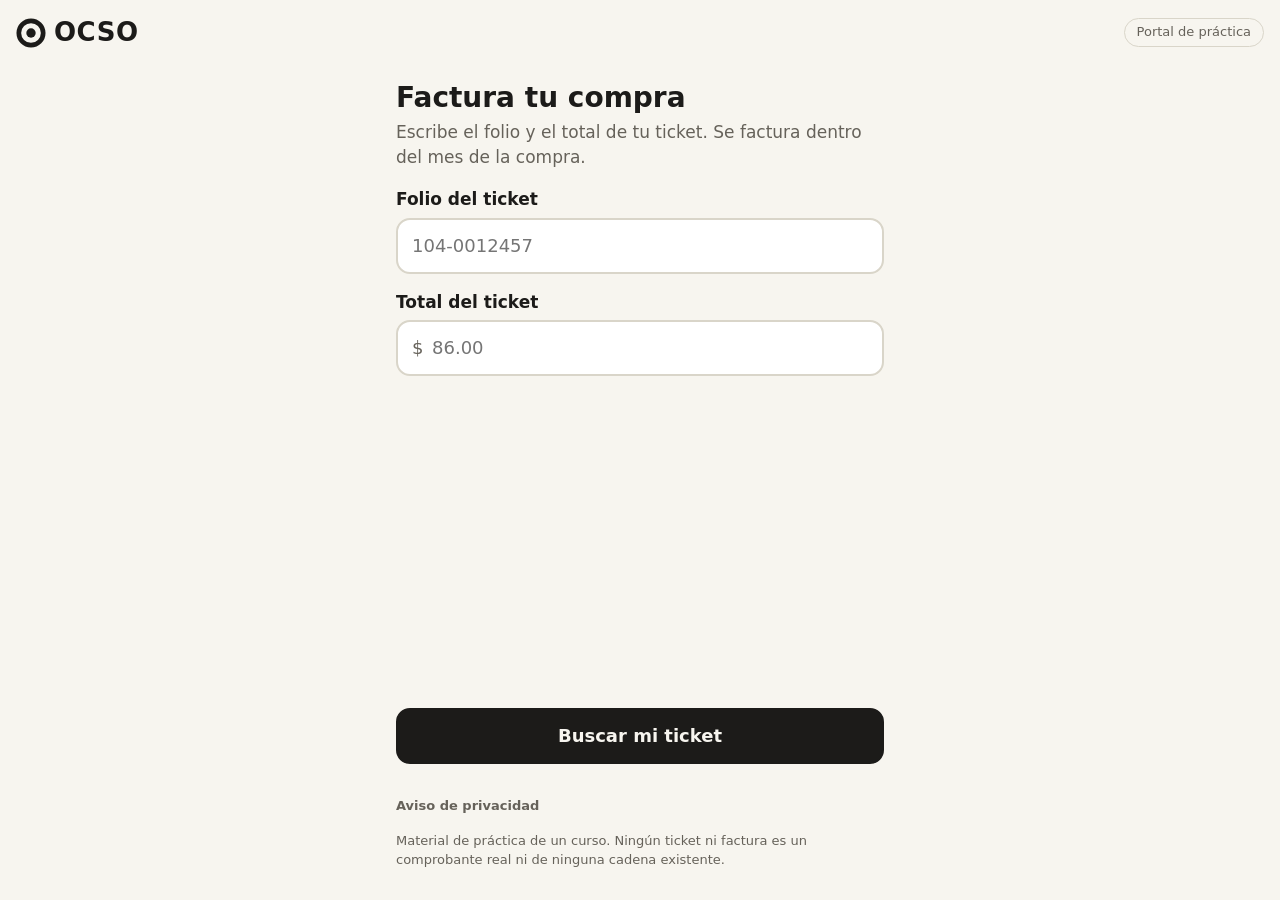
<file: sitio/index.html>
<!doctype html>
<html lang="es-MX">
<head>
<meta charset="utf-8">
<meta name="viewport" content="width=device-width, initial-scale=1, viewport-fit=cover">
<meta name="color-scheme" content="light dark">
<meta name="theme-color" content="#f7f5ef">
<title>Portal de facturación OCSO</title>
<meta name="description" content="Factura tu compra de OCSO con el folio y el total de tu ticket. Portal de práctica: las facturas no tienen validez fiscal.">
<link rel="icon" href="data:image/svg+xml,%3Csvg xmlns='http://www.w3.org/2000/svg' viewBox='0 0 32 32'%3E%3Ccircle cx='16' cy='16' r='13' fill='none' stroke='%231c1b19' stroke-width='5'/%3E%3Ccircle cx='16' cy='16' r='5' fill='%231c1b19'/%3E%3C/svg%3E">
<link rel="stylesheet" href="estilos.css">
</head>
<body>

<header class="top">
  <div class="logo" aria-label="OCSO">
    <svg viewBox="0 0 32 32" width="30" height="30" aria-hidden="true"><circle cx="16" cy="16" r="13" fill="none" stroke="currentColor" stroke-width="5"/><circle cx="16" cy="16" r="5" fill="currentColor"/></svg>
    <span>OCSO</span>
  </div>
  <p class="etiqueta">Portal de práctica</p>
</header>

<main>

  <!-- Paso 1: el ticket -->
  <section id="paso1" class="paso" aria-labelledby="t1">
    <div class="contenido">
      <h1 id="t1" tabindex="-1">Factura tu compra</h1>
      <p class="sub">Escribe el folio y el total de tu ticket. Se factura dentro del mes de la compra.</p>
      <form id="form-ticket" novalidate autocomplete="off">
        <label for="folio">Folio del ticket</label>
        <input id="folio" name="folio" inputmode="numeric" placeholder="104-0012457" enterkeyhint="next" spellcheck="false">
        <label for="total">Total del ticket</label>
        <div class="con-signo"><span aria-hidden="true">$</span><input id="total" name="total" inputmode="decimal" maxlength="10" placeholder="86.00" enterkeyhint="go"></div>
        <p id="error-ticket" class="error" role="alert" hidden></p>
      </form>
      <section id="hechas" class="hechas" hidden aria-labelledby="t-hechas">
        <h2 id="t-hechas">Facturas hechas en este celular</h2>
        <ul id="lista-hechas"></ul>
      </section>
    </div>
    <div class="barra">
      <button type="button" id="escanear" class="sec" hidden>Escanear QR</button>
      <button type="submit" form="form-ticket" id="buscar" class="prim">Buscar mi ticket</button>
    </div>
  </section>

  <!-- Paso 2: datos fiscales -->
  <section id="paso2" class="paso" aria-labelledby="t2" hidden>
    <div class="contenido">
      <h1 id="t2" tabindex="-1">Tus datos fiscales</h1>
      <div id="resumen" class="tarjeta"></div>
      <p class="sub">Cópialos tal como vienen en tu Constancia de Situación Fiscal.</p>
      <div id="perfiles" class="chips" role="group" aria-label="Llenar con datos guardados"></div>
      <form id="form-fiscal" novalidate autocomplete="on">
        <label for="rfc">RFC</label>
        <input id="rfc" name="rfc" maxlength="13" autocapitalize="characters" autocomplete="off" spellcheck="false" placeholder="XOJI740919U48" enterkeyhint="next">
        <p class="pista" id="pista-rfc"></p><p class="error" id="error-rfc" role="alert" hidden></p>

        <label for="nombre">Nombre o razón social</label>
        <input id="nombre" name="nombre" maxlength="254" autocapitalize="characters" autocomplete="off" spellcheck="false" placeholder="Como en tu Constancia" enterkeyhint="next">
        <p class="error" id="error-nombre" role="alert" hidden></p>

        <label for="cp">Código postal fiscal</label>
        <input id="cp" name="cp" inputmode="numeric" maxlength="5" autocomplete="off" placeholder="76028" enterkeyhint="next">
        <p class="error" id="error-cp" role="alert" hidden></p>

        <label for="regimen">Régimen fiscal</label>
        <select id="regimen" name="regimen"></select>
        <p class="error" id="error-regimen" role="alert" hidden></p>

        <label for="uso">Uso del CFDI</label>
        <select id="uso" name="uso"></select>
        <p class="error" id="error-uso" role="alert" hidden></p>

        <label for="correo">Correo <span class="opc">(opcional)</span></label>
        <input id="correo" name="correo" type="email" maxlength="120" autocomplete="email" placeholder="tu-correo@ejemplo.com" enterkeyhint="done">
        <p class="error" id="error-correo" role="alert" hidden></p>

        <label class="casilla"><input type="checkbox" id="guardar"> Guardar mis datos en este celular</label>
        <p id="error-fiscal" class="error" role="alert" hidden></p>
      </form>
    </div>
    <div class="barra">
      <button type="button" id="atras" class="sec">Atrás</button>
      <button type="submit" form="form-fiscal" id="revisar" class="prim">Revisar y facturar</button>
    </div>
  </section>

  <!-- Paso 3: listo -->
  <section id="paso3" class="paso" aria-labelledby="t3" hidden>
    <div class="contenido centro">
      <div class="festejo" aria-hidden="true">
        <svg viewBox="0 0 64 64" width="84" height="84"><circle class="aro" cx="32" cy="32" r="28" fill="none" stroke="currentColor" stroke-width="5"/><path class="palomita" d="M19 33l9 9 18-20" fill="none" stroke="currentColor" stroke-width="5" stroke-linecap="round" stroke-linejoin="round"/></svg>
        <i></i><i></i><i></i><i></i><i></i><i></i>
      </div>
      <h1 id="t3" tabindex="-1">¡Listo! Factura emitida</h1>
      <dl id="datos-factura" class="datos"></dl>
      <p class="aviso">Guarda tus archivos: este ticket ya no se puede volver a facturar.<br>Factura de práctica, sin validez fiscal.</p>
    </div>
    <div class="barra columna">
      <button type="button" id="bajar-pdf" class="prim">Descargar PDF</button>
      <div class="fila">
        <button type="button" id="bajar-xml" class="sec">Descargar XML</button>
        <button type="button" id="compartir" class="sec" hidden>Compartir</button>
      </div>
      <button type="button" id="otro" class="texto">Facturar otro ticket</button>
    </div>
  </section>
</main>

<footer class="pie">
  <details>
    <summary>Aviso de privacidad</summary>
    <p>OCSO recibe tu RFC, nombre, código postal, régimen y correo solo para emitir tu factura de práctica. No los compartimos con nadie ni los usamos para otra cosa. Se guardan en la base de datos del curso; para darte de baja y borrar tus datos, escribe a quien imparte el curso.</p>
  </details>
  <p>Material de práctica de un curso. Ningún ticket ni factura es un comprobante real ni de ninguna cadena existente.</p>
</footer>

<!-- Confirmar: hoja que sube desde abajo, al alcance del pulgar -->
<dialog id="confirmar" aria-labelledby="t-conf">
  <h2 id="t-conf">¿Todo está bien?</h2>
  <dl id="datos-confirmar" class="datos"></dl>
  <p class="aviso">Cada ticket se factura una sola vez. Revisa tus datos antes de seguir.</p>
  <p id="error-confirmar" class="error" role="alert" hidden></p>
  <div class="columna">
    <button type="button" id="si-facturar" class="prim">Sí, facturar</button>
    <button type="button" id="corregir" class="sec">Corregir</button>
  </div>
</dialog>

<!-- Escáner del QR del ticket -->
<dialog id="escaner" aria-label="Escanear el QR del ticket">
  <video id="video" playsinline muted></video>
  <p class="aviso">Apunta al código QR del ticket.</p>
  <button type="button" id="cerrar-escaner" class="sec">Cerrar</button>
</dialog>

<script src="config.js"></script>
<script src="cfdi.js"></script>
<script src="qr.js"></script>
<script src="pdf.js"></script>
<script src="app.js"></script>
</body>
</html>
</file>
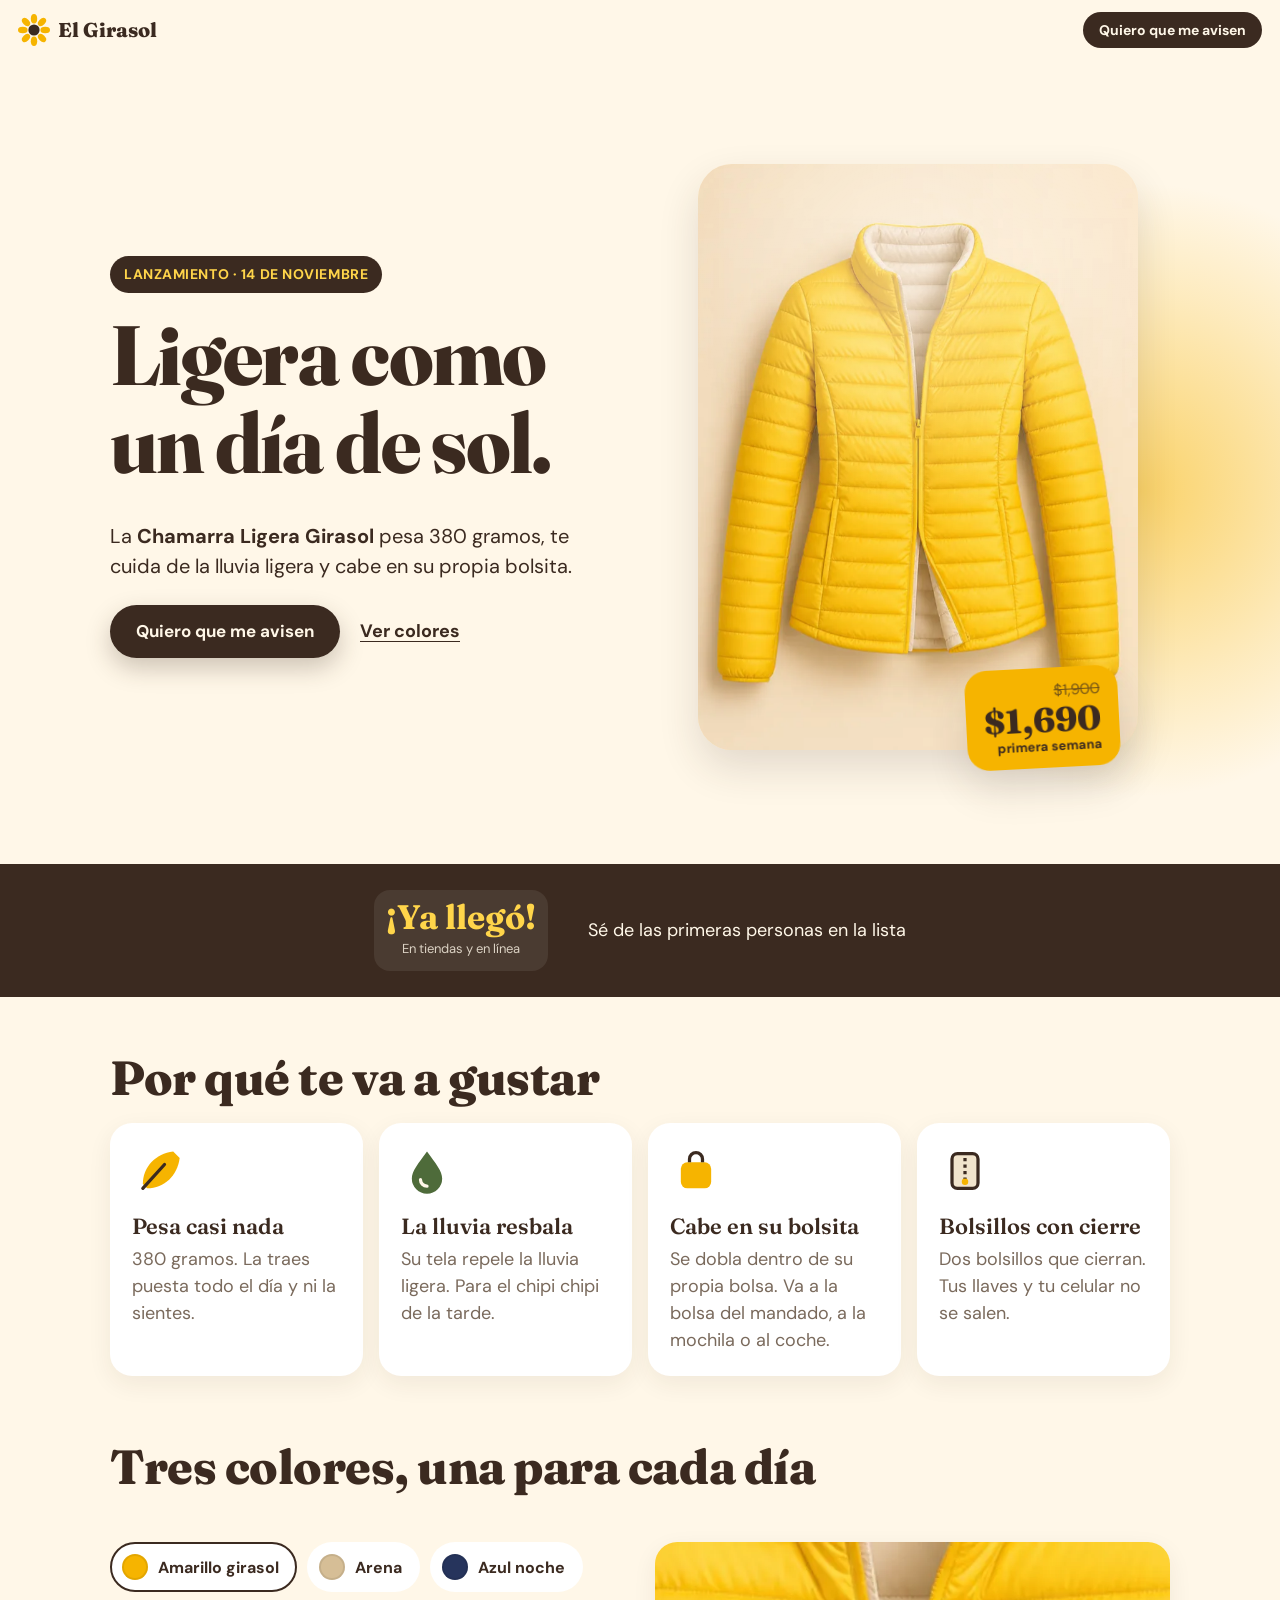
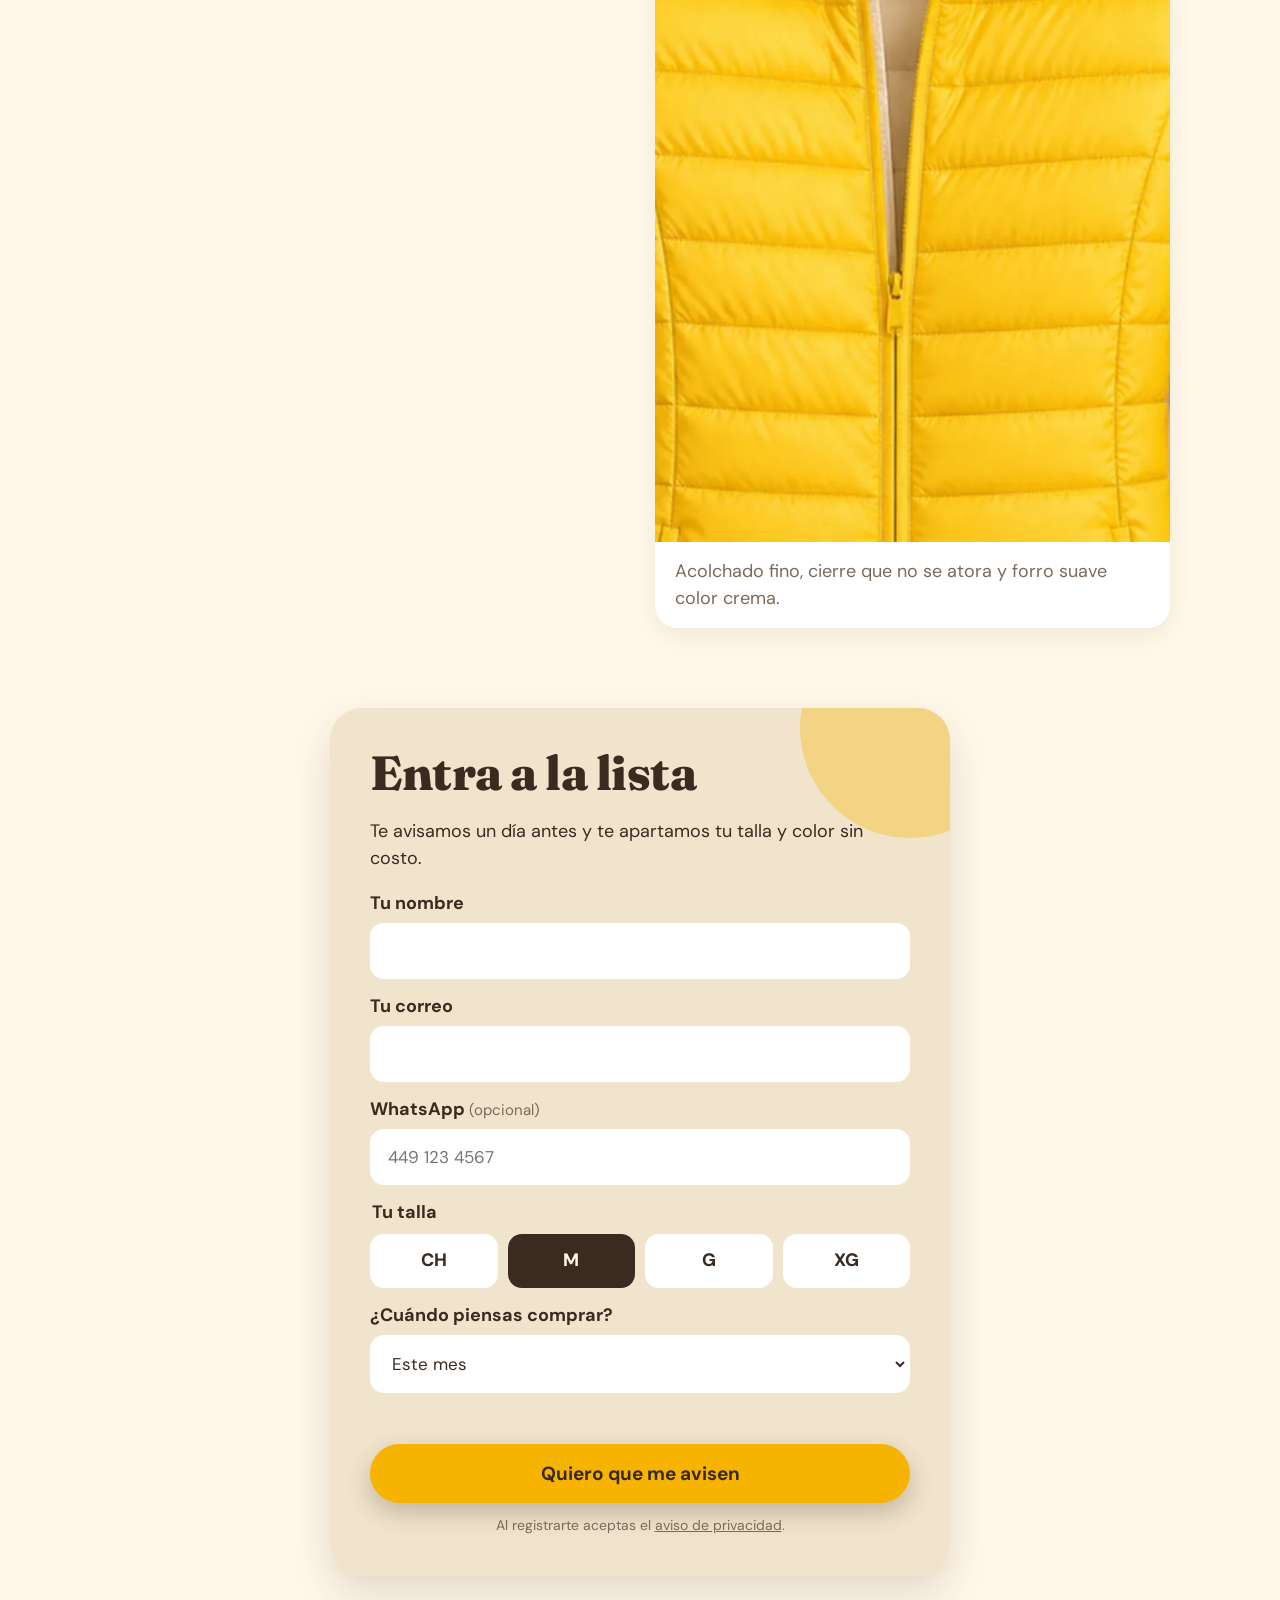
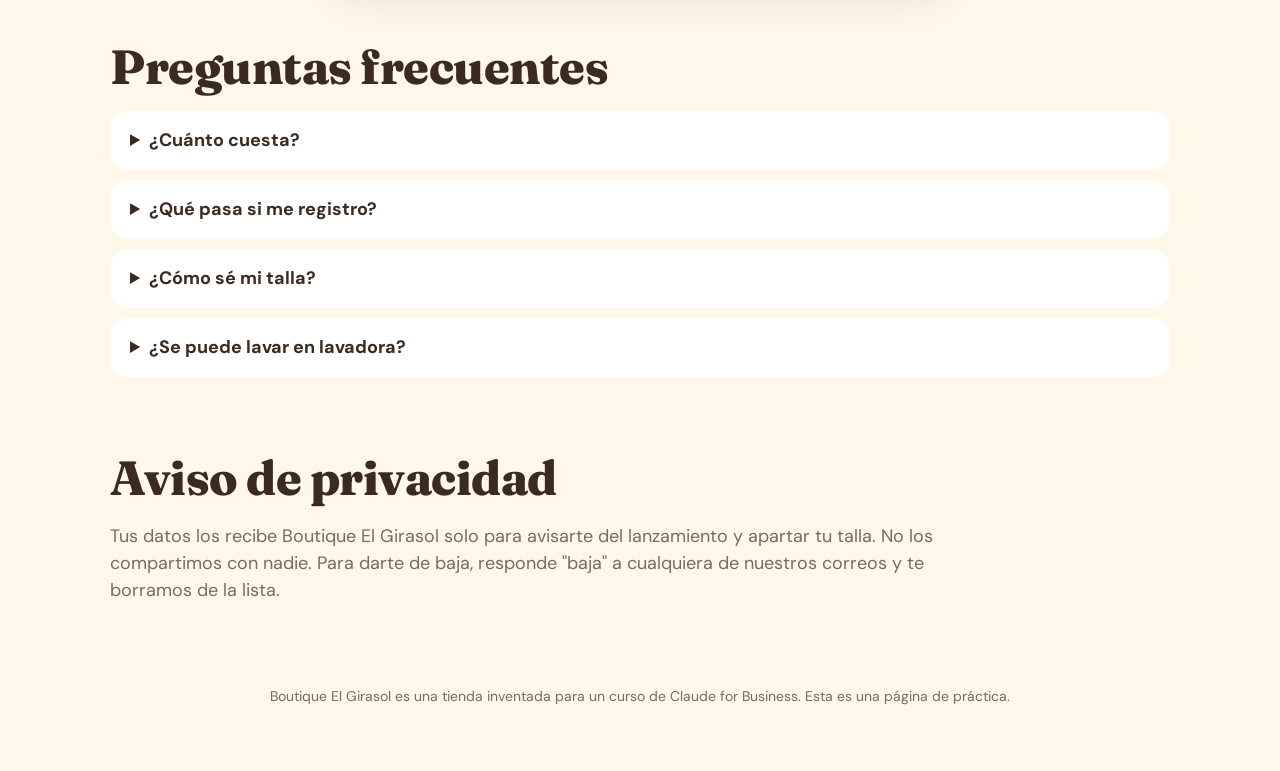
<file: respaldo/sitio/index.html>
<!doctype html>
<html lang="es">
<head>
  <meta charset="utf-8">
  <meta name="viewport" content="width=device-width, initial-scale=1, viewport-fit=cover">
  <title>Chamarra Ligera Girasol · Boutique El Girasol</title>
  <meta name="description" content="La Chamarra Ligera Girasol llega el 14 de noviembre. Entra a la lista y aparta tu talla sin costo.">
  <meta name="theme-color" content="#FFF7E8">
  <meta property="og:title" content="Chamarra Ligera Girasol">
  <meta property="og:description" content="Ligera como un día de sol. Entra a la lista y aparta tu talla.">
  <meta property="og:image" content="img/chamarra-amarilla.webp">
  <link rel="preconnect" href="https://fonts.googleapis.com">
  <link rel="preconnect" href="https://fonts.gstatic.com" crossorigin>
  <link href="https://fonts.googleapis.com/css2?family=DM+Sans:wght@400;700&family=Fraunces:opsz,wght@9..144,600;9..144,800&display=swap" rel="stylesheet">
  <link rel="preload" as="image" href="img/chamarra-amarilla.webp">
  <link rel="stylesheet" href="estilos.css">
</head>
<body>
  <header class="barra">
    <a class="marca" href="#inicio" aria-label="Boutique El Girasol">
      <svg class="sol" viewBox="0 0 40 40" aria-hidden="true"><g fill="#F6B400">
        <ellipse cx="20" cy="6" rx="4" ry="6"/><ellipse cx="20" cy="34" rx="4" ry="6"/><ellipse cx="6" cy="20" rx="6" ry="4"/><ellipse cx="34" cy="20" rx="6" ry="4"/>
        <ellipse cx="10" cy="10" rx="4" ry="6" transform="rotate(-45 10 10)"/><ellipse cx="30" cy="30" rx="4" ry="6" transform="rotate(-45 30 30)"/>
        <ellipse cx="30" cy="10" rx="4" ry="6" transform="rotate(45 30 10)"/><ellipse cx="10" cy="30" rx="4" ry="6" transform="rotate(45 10 30)"/></g>
        <circle cx="20" cy="20" r="7" fill="#3B2A20"/></svg>
      <span>El Girasol</span>
    </a>
    <a class="btn chico" href="#registro">Quiero que me avisen</a>
  </header>

  <main>
    <section id="inicio" class="portada">
      <div class="halo" aria-hidden="true"></div>
      <div class="texto-portada">
        <p class="etiqueta">Lanzamiento · 14 de noviembre</p>
        <h1>Ligera como un día de sol.</h1>
        <p class="bajada">La <strong>Chamarra Ligera Girasol</strong> pesa 380 gramos, te cuida de la lluvia ligera y cabe en su propia bolsita.</p>
        <div class="acciones">
          <a class="btn" href="#registro">Quiero que me avisen</a>
          <a class="enlace" href="#colores">Ver colores</a>
        </div>
      </div>
      <div class="escena" id="escena">
        <div class="tarjeta3d" id="tarjeta3d">
          <img id="foto" src="img/chamarra-amarilla.webp" width="720" height="960" alt="Chamarra Ligera Girasol color amarillo girasol, acolchada, con forro crema">
          <div class="brillo" aria-hidden="true"></div>
        </div>
        <div class="precio" aria-label="Precio de lanzamiento 1,690 pesos, precio regular 1,900 pesos">
          <span class="antes">$1,900</span><span class="ahora">$1,690</span><span class="nota">primera semana</span>
        </div>
      </div>
    </section>

    <section class="cinta" aria-label="Cuenta regresiva y lista">
      <div class="reloj" id="reloj" aria-live="off">
        <div><b id="r-dias">00</b><span>días</span></div>
        <div><b id="r-horas">00</b><span>horas</span></div>
        <div><b id="r-min">00</b><span>min</span></div>
        <div><b id="r-seg">00</b><span>seg</span></div>
      </div>
      <p class="lista" id="lista" aria-live="polite">Ya somos <b id="cuantos">…</b> en la lista</p>
    </section>

    <section class="seccion" id="por-que">
      <h2>Por qué te va a gustar</h2>
      <div class="beneficios">
        <article class="beneficio aparece"><svg viewBox="0 0 48 48" aria-hidden="true"><path d="M38 6C22 8 10 20 10 36l4 4c16 0 28-12 30-28z" fill="#F6B400"/><path d="M10 40 30 18" stroke="#3B2A20" stroke-width="3" stroke-linecap="round"/></svg>
          <h3>Pesa casi nada</h3><p>380 gramos. La traes puesta todo el día y ni la sientes.</p></article>
        <article class="beneficio aparece"><svg viewBox="0 0 48 48" aria-hidden="true"><path d="M24 6c8 11 14 18 14 25a14 14 0 0 1-28 0c0-7 6-14 14-25z" fill="#4E6B3A"/><path d="M18 32a6 6 0 0 0 6 6" stroke="#FFF7E8" stroke-width="3" stroke-linecap="round" fill="none"/></svg>
          <h3>La lluvia resbala</h3><p>Su tela repele la lluvia ligera. Para el chipi chipi de la tarde.</p></article>
        <article class="beneficio aparece"><svg viewBox="0 0 48 48" aria-hidden="true"><rect x="10" y="16" width="28" height="24" rx="6" fill="#F6B400"/><path d="M18 16v-3a6 6 0 0 1 12 0v3" stroke="#3B2A20" stroke-width="3" fill="none"/></svg>
          <h3>Cabe en su bolsita</h3><p>Se dobla dentro de su propia bolsa. Va a la bolsa del mandado, a la mochila o al coche.</p></article>
        <article class="beneficio aparece"><svg viewBox="0 0 48 48" aria-hidden="true"><rect x="12" y="8" width="24" height="32" rx="5" fill="#F1E4CC" stroke="#3B2A20" stroke-width="3"/><path d="M24 12v20" stroke="#3B2A20" stroke-width="3" stroke-dasharray="3 3"/><circle cx="24" cy="34" r="3" fill="#F6B400"/></svg>
          <h3>Bolsillos con cierre</h3><p>Dos bolsillos que cierran. Tus llaves y tu celular no se salen.</p></article>
      </div>
    </section>

    <section class="seccion colores" id="colores">
      <h2>Tres colores, una para cada día</h2>
      <div class="selector" role="radiogroup" aria-label="Color de la chamarra">
        <button class="muestra activa" role="radio" aria-checked="true" data-foto="img/chamarra-amarilla.webp" data-nombre="Amarillo girasol" style="--c:#F6B400"><span></span>Amarillo girasol</button>
        <button class="muestra" role="radio" aria-checked="false" data-foto="img/chamarra-arena.webp" data-nombre="Arena" style="--c:#D6BE96"><span></span>Arena</button>
        <button class="muestra" role="radio" aria-checked="false" data-foto="img/chamarra-azul.webp" data-nombre="Azul noche" style="--c:#26345C"><span></span>Azul noche</button>
      </div>
      <figure class="detalle aparece">
        <img src="img/detalle.webp" width="600" height="600" loading="lazy" alt="Acercamiento a la tela acolchada y al cierre de la chamarra">
        <figcaption>Acolchado fino, cierre que no se atora y forro suave color crema.</figcaption>
      </figure>
    </section>

    <section class="seccion registro" id="registro">
      <div class="caja-registro">
        <h2>Entra a la lista</h2>
        <p>Te avisamos un día antes y te apartamos tu talla y color sin costo.</p>
        <form id="forma" novalidate>
          <label>Tu nombre<input id="nombre" name="nombre" autocomplete="name" maxlength="80" required></label>
          <label>Tu correo<input id="correo" name="correo" type="email" inputmode="email" autocomplete="email" maxlength="120" required></label>
          <label>WhatsApp <small>(opcional)</small><input id="whatsapp" name="whatsapp" type="tel" inputmode="tel" autocomplete="tel" maxlength="20" placeholder="449 123 4567"></label>
          <fieldset>
            <legend>Tu talla</legend>
            <div class="tallas">
              <label><input type="radio" name="opcion" value="CH"><span>CH</span></label>
              <label><input type="radio" name="opcion" value="M" checked><span>M</span></label>
              <label><input type="radio" name="opcion" value="G"><span>G</span></label>
              <label><input type="radio" name="opcion" value="XG"><span>XG</span></label>
            </div>
          </fieldset>
          <label>¿Cuándo piensas comprar?
            <select id="cuando" name="cuando">
              <option>Este mes</option><option>En los próximos 3 meses</option><option>Solo estoy viendo</option>
            </select></label>
          <p class="mensaje" id="mensaje" role="status"></p>
          <button class="btn grande" id="enviar" type="submit">Quiero que me avisen</button>
          <p class="privacidad">Al registrarte aceptas el <a href="#aviso">aviso de privacidad</a>.</p>
        </form>
        <div class="gracias" id="gracias" hidden>
          <div class="sol-grande" aria-hidden="true">☀</div>
          <h2 id="gracias-titulo">¡Ya estás en la lista!</h2>
          <p>En unos minutos te llega un correo de bienvenida. Revisa también tu carpeta de spam.</p>
        </div>
      </div>
    </section>

    <section class="seccion" id="preguntas">
      <h2>Preguntas frecuentes</h2>
      <details><summary>¿Cuánto cuesta?</summary><p>$1,900. La primera semana, $1,690 en las tres sucursales y en línea.</p></details>
      <details><summary>¿Qué pasa si me registro?</summary><p>Te avisamos un día antes del lanzamiento y te apartamos tu talla y color sin costo durante la primera semana.</p></details>
      <details><summary>¿Cómo sé mi talla?</summary><p>Es de corte regular. Si estás entre dos tallas y la quieres usar con suéter, elige la grande.</p></details>
      <details><summary>¿Se puede lavar en lavadora?</summary><p>Sí, en ciclo delicado con agua fría y sin suavizante. Se seca a la sombra.</p></details>
    </section>

    <section class="seccion aviso" id="aviso">
      <h2>Aviso de privacidad</h2>
      <p>Tus datos los recibe Boutique El Girasol solo para avisarte del lanzamiento y apartar tu talla. No los compartimos con nadie. Para darte de baja, responde "baja" a cualquiera de nuestros correos y te borramos de la lista.</p>
    </section>
  </main>

  <footer class="pie">
    <p>Boutique El Girasol es una tienda inventada para un curso de Claude for Business. Esta es una página de práctica.</p>
  </footer>

  <canvas id="confeti" aria-hidden="true"></canvas>
  <script src="config.js"></script>
  <script src="app.js" defer></script>
</body>
</html>
</file>
<file: sitio/estilos.css>
:root {
  --papel: #f7f5ef; --tarjeta: #ffffff; --tinta: #1c1b19; --suave: #66625a; --linea: #d9d5c9;
  --boton: #1c1b19; --boton-texto: #f7f5ef; --ok: #17794a; --error: #b3261e; --foco: #2f6fed;
  --radio: 16px; --alto: 56px;
}
@media (prefers-color-scheme: dark) {
  :root:not([data-tema="claro"]) {
    --papel: #141412; --tarjeta: #1e1d1b; --tinta: #f3f1ea; --suave: #a8a396; --linea: #37352e;
    --boton: #f3f1ea; --boton-texto: #141412; --ok: #4cc38a; --error: #ff8a80; --foco: #7aa2ff;
  }
}
* { box-sizing: border-box; }
html { -webkit-text-size-adjust: 100%; }
body {
  margin: 0; background: var(--papel); color: var(--tinta);
  font: 17px/1.45 system-ui, -apple-system, "Segoe UI", Roboto, sans-serif;
  min-height: 100dvh; display: flex; flex-direction: column;
}
.top {
  display: flex; align-items: center; justify-content: space-between; gap: 12px;
  padding: 14px 16px; padding-top: max(14px, env(safe-area-inset-top));
}
.logo { display: flex; align-items: center; gap: 8px; font-weight: 800; font-size: 26px; letter-spacing: .02em; }
.etiqueta { margin: 0; font-size: 13px; color: var(--suave); border: 1px solid var(--linea); border-radius: 999px; padding: 4px 12px; }
main { flex: 1; display: flex; flex-direction: column; }
.paso { flex: 1; display: flex; flex-direction: column; }
.paso[hidden], [hidden] { display: none !important; }
.contenido { flex: 1; padding: 8px 16px 24px; width: 100%; max-width: 520px; margin: 0 auto; }
.centro { text-align: center; }
h1 { font-size: 28px; line-height: 1.15; margin: 8px 0 6px; outline: none; }
h2 { font-size: 18px; margin: 0 0 10px; }
.sub { color: var(--suave); margin: 0 0 18px; }
label { display: block; font-weight: 650; margin: 16px 0 6px; }
.opc { font-weight: 400; color: var(--suave); }
input[type=text], input:not([type]), input[type=email], select {
  width: 100%; min-height: var(--alto); padding: 12px 14px; font: inherit; font-size: 18px; color: var(--tinta);
  background: var(--tarjeta); border: 2px solid var(--linea); border-radius: 14px; appearance: none; -webkit-appearance: none;
}
select {
  background-image: linear-gradient(45deg, transparent 50%, var(--tinta) 50%), linear-gradient(135deg, var(--tinta) 50%, transparent 50%);
  background-position: calc(100% - 22px) 50%, calc(100% - 16px) 50%; background-size: 6px 6px; background-repeat: no-repeat; padding-right: 40px;
}
select:disabled { opacity: .6; }
input:focus-visible, select:focus-visible, button:focus-visible, summary:focus-visible { outline: 3px solid var(--foco); outline-offset: 2px; }
input[aria-invalid=true], select[aria-invalid=true] { border-color: var(--error); }
.con-signo { position: relative; }
.con-signo span { position: absolute; left: 16px; top: 50%; transform: translateY(-50%); font-size: 18px; color: var(--suave); }
.con-signo input { padding-left: 34px; }
.pista { margin: 6px 2px 0; font-size: 14px; color: var(--ok); min-height: 0; }
.pista:empty { display: none; }
.error { color: var(--error); font-size: 15px; margin: 8px 2px 0; }
.error button { font: inherit; font-weight: 700; color: var(--error); background: none; border: 0; padding: 6px 0 6px 6px; text-decoration: underline; min-height: 40px; }
.casilla { display: flex; align-items: center; gap: 12px; font-weight: 400; margin-top: 20px; min-height: 48px; }
.casilla input { width: 26px; height: 26px; accent-color: var(--tinta); flex: none; }

.tarjeta { background: var(--tarjeta); border: 1px solid var(--linea); border-radius: var(--radio); padding: 14px 16px; margin: 12px 0 14px; font-size: 15px; }
.tarjeta .fila-t { display: flex; justify-content: space-between; gap: 12px; padding: 2px 0; }
.tarjeta .total { font-weight: 800; font-size: 18px; border-top: 1px dashed var(--linea); margin-top: 8px; padding-top: 8px; }
.tarjeta .meta { color: var(--suave); font-size: 14px; margin-bottom: 6px; }
.chips { display: flex; flex-wrap: wrap; gap: 8px; margin-bottom: 4px; }
.chips button { min-height: 44px; padding: 8px 16px; border-radius: 999px; border: 2px solid var(--linea); background: var(--tarjeta); color: var(--tinta); font: inherit; font-size: 15px; font-weight: 600; }
.chips button:active { background: var(--linea); }

/* Botones abajo, al alcance del pulgar */
.barra {
  position: sticky; bottom: 0; z-index: 5; display: flex; gap: 10px; align-items: stretch;
  padding: 12px 16px; padding-bottom: max(14px, env(safe-area-inset-bottom));
  background: linear-gradient(to top, var(--papel) 78%, transparent); max-width: 520px; width: 100%; margin: 0 auto;
}
.barra.columna, .columna { flex-direction: column; }
.fila { display: flex; gap: 10px; }
.fila > * { flex: 1; }
button.prim, button.sec, button.texto { min-height: var(--alto); border-radius: 14px; font: inherit; font-size: 18px; font-weight: 700; padding: 0 18px; cursor: pointer; }
button.prim { flex: 1; background: var(--boton); color: var(--boton-texto); border: 2px solid var(--boton); }
button.sec { background: transparent; color: var(--tinta); border: 2px solid var(--tinta); }
.barra > button.sec { flex: 0 0 auto; }
button.texto { background: none; border: 0; color: var(--suave); text-decoration: underline; font-weight: 600; font-size: 16px; }
button:disabled { opacity: .55; cursor: progress; }
button:active:not(:disabled) { transform: scale(.985); }

.hechas { margin-top: 28px; }
.hechas ul { list-style: none; margin: 0; padding: 0; display: grid; gap: 10px; }
.hechas li { background: var(--tarjeta); border: 1px solid var(--linea); border-radius: var(--radio); padding: 12px 14px; font-size: 15px; }
.hechas li strong { display: block; font-size: 16px; }
.hechas li span { color: var(--suave); }
.hechas .acciones { display: flex; gap: 8px; margin-top: 8px; }
.hechas .acciones button { flex: 1; min-height: 44px; border-radius: 12px; border: 2px solid var(--linea); background: transparent; color: var(--tinta); font: inherit; font-size: 15px; font-weight: 650; }

.datos { text-align: left; background: var(--tarjeta); border: 1px solid var(--linea); border-radius: var(--radio); padding: 6px 16px; margin: 16px 0; }
.datos div { padding: 8px 0; border-bottom: 1px solid var(--linea); }
.datos div:last-child { border: 0; }
.datos dt { font-size: 13px; color: var(--suave); }
.datos dd { margin: 0; font-weight: 650; word-break: break-word; }
.aviso { color: var(--suave); font-size: 14px; margin: 8px 0 0; }

/* Festejo */
.festejo { position: relative; width: 84px; height: 84px; margin: 12px auto 4px; color: var(--ok); }
.aro { stroke-dasharray: 176; stroke-dashoffset: 176; animation: trazo .6s ease-out forwards; }
.palomita { stroke-dasharray: 50; stroke-dashoffset: 50; animation: trazo .4s .45s ease-out forwards; }
.festejo i { position: absolute; left: 50%; top: 50%; width: 9px; height: 9px; border-radius: 3px; opacity: 0; animation: confeti .9s .6s ease-out forwards; }
.festejo i:nth-of-type(1) { background: #f2b705; --x: -70px; --y: -60px; }
.festejo i:nth-of-type(2) { background: #e4572e; --x: 72px; --y: -50px; }
.festejo i:nth-of-type(3) { background: #2f6fed; --x: -80px; --y: 20px; }
.festejo i:nth-of-type(4) { background: #17794a; --x: 78px; --y: 30px; }
.festejo i:nth-of-type(5) { background: #b45fd1; --x: -30px; --y: -84px; }
.festejo i:nth-of-type(6) { background: #f2b705; --x: 28px; --y: 78px; }
@keyframes trazo { to { stroke-dashoffset: 0; } }
@keyframes confeti { 0% { opacity: 1; transform: translate(-50%, -50%) scale(.6); } 100% { opacity: 0; transform: translate(calc(-50% + var(--x)), calc(-50% + var(--y))) rotate(200deg) scale(1); } }
@media (prefers-reduced-motion: reduce) {
  .aro, .palomita { animation: none; stroke-dashoffset: 0; }
  .festejo i { display: none; }
  button:active:not(:disabled) { transform: none; }
}

/* Hojas desde abajo */
dialog { border: 0; padding: 20px 16px; padding-bottom: max(20px, env(safe-area-inset-bottom)); background: var(--papel); color: var(--tinta);
  width: 100%; max-width: 520px; margin: auto auto 0; border-radius: 22px 22px 0 0; max-height: 92dvh; overflow: auto; }
dialog::backdrop { background: rgba(0, 0, 0, .55); }
dialog[open] { animation: sube .22s ease-out; }
@keyframes sube { from { transform: translateY(40px); opacity: 0; } }
@media (prefers-reduced-motion: reduce) { dialog[open] { animation: none; } }
dialog .columna { display: flex; gap: 10px; margin-top: 14px; }
#video { width: 100%; border-radius: 14px; background: #000; aspect-ratio: 3 / 4; object-fit: cover; }
#escaner button { width: 100%; margin-top: 12px; }

.pie { padding: 8px 16px 24px; padding-bottom: max(24px, env(safe-area-inset-bottom)); color: var(--suave); font-size: 13px; max-width: 520px; margin: 0 auto; width: 100%; }
.pie summary { cursor: pointer; min-height: 40px; display: flex; align-items: center; font-weight: 600; }
.pie p { margin: 6px 0; }
</file>
<file: respaldo/sitio/estilos.css>
:root {
  --girasol: #F6B400;
  --girasol-2: #FFD54A;
  --cafe: #3B2A20;
  --crema: #FFF7E8;
  --hoja: #4E6B3A;
  --arena: #F1E4CC;
  --gris: #7A6A5C;
  --radio: 22px;
  --sombra: 0 18px 40px rgba(59, 42, 32, .14);
}
* { box-sizing: border-box; }
html { scroll-behavior: smooth; -webkit-text-size-adjust: 100%; }
body { margin: 0; background: var(--crema); color: var(--cafe); font: 18px/1.5 "DM Sans", system-ui, sans-serif; overflow-x: hidden; }
img { max-width: 100%; display: block; }
h1, h2, h3 { font-family: "Fraunces", Georgia, serif; line-height: 1.05; margin: 0 0 .4em; }
h1 { font-weight: 800; font-size: clamp(42px, 11vw, 84px); letter-spacing: -.02em; }
h2 { font-weight: 800; font-size: clamp(30px, 7vw, 48px); letter-spacing: -.01em; }
h3 { font-weight: 600; font-size: 22px; }
a { color: inherit; }

.barra {
  position: sticky; top: 0; z-index: 10; display: flex; align-items: center; justify-content: space-between;
  padding: 12px 18px; background: rgba(255, 247, 232, .85); backdrop-filter: blur(12px); -webkit-backdrop-filter: blur(12px);
}
.marca { display: flex; align-items: center; gap: 8px; text-decoration: none; font-family: "Fraunces", serif; font-weight: 800; font-size: 20px; }
.sol { width: 32px; height: 32px; animation: girar 18s linear infinite; }
@keyframes girar { to { transform: rotate(360deg); } }

.btn {
  display: inline-flex; align-items: center; justify-content: center; gap: 8px; border: 0; cursor: pointer;
  background: var(--cafe); color: var(--crema); font: 700 17px/1 "DM Sans", sans-serif; text-decoration: none;
  padding: 18px 26px; border-radius: 999px; box-shadow: 0 10px 24px rgba(59, 42, 32, .25);
  transition: transform .15s ease, box-shadow .15s ease, background .2s;
}
.btn:hover { transform: translateY(-2px); box-shadow: 0 14px 30px rgba(59, 42, 32, .3); }
.btn:active { transform: scale(.97); }
.btn.chico { padding: 11px 16px; font-size: 14px; box-shadow: none; }
.btn.grande { width: 100%; padding: 20px; font-size: 19px; background: var(--girasol); color: var(--cafe); }
.btn[disabled] { opacity: .6; cursor: default; transform: none; }
.enlace { font-weight: 700; text-underline-offset: 4px; }

.portada { position: relative; padding: 30px 20px 40px; display: grid; gap: 26px; max-width: 1100px; margin: 0 auto; }
.halo {
  position: absolute; z-index: -1; width: 620px; height: 620px; right: -260px; top: 120px; border-radius: 50%;
  background: radial-gradient(circle, rgba(246, 180, 0, .55) 0%, rgba(246, 180, 0, .18) 45%, rgba(246, 180, 0, 0) 70%);
  animation: latir 6s ease-in-out infinite;
}
@keyframes latir { 50% { transform: scale(1.08); } }
.etiqueta { display: inline-block; background: var(--cafe); color: var(--girasol-2); font-weight: 700; font-size: 14px; letter-spacing: .04em; text-transform: uppercase; padding: 8px 14px; border-radius: 999px; margin: 0 0 18px; }
.bajada { font-size: 20px; max-width: 34ch; margin: 0 0 24px; }
.acciones { display: flex; align-items: center; gap: 20px; flex-wrap: wrap; }

.escena { position: relative; perspective: 1000px; display: grid; place-items: center; }
.tarjeta3d {
  position: relative; width: min(86vw, 440px); aspect-ratio: 3 / 4; border-radius: 34px; overflow: hidden;
  background: linear-gradient(160deg, #FFF3D6, #F3DDB0); box-shadow: var(--sombra);
  transform-style: preserve-3d; transform: rotateX(var(--rx, 0deg)) rotateY(var(--ry, 0deg)); transition: transform .12s ease-out;
}
.tarjeta3d img { width: 100%; height: 100%; object-fit: cover; transform: translateZ(40px) scale(1.02); transition: opacity .35s ease; }
.tarjeta3d img.cambiando { opacity: 0; }
.brillo {
  position: absolute; inset: 0; pointer-events: none;
  background: radial-gradient(circle at var(--gx, 50%) var(--gy, 20%), rgba(255, 255, 255, .45), rgba(255, 255, 255, 0) 45%);
}
.precio {
  position: absolute; bottom: -18px; right: max(4vw, calc(50% - 250px)); background: var(--girasol); color: var(--cafe);
  border-radius: 22px; padding: 12px 18px; box-shadow: var(--sombra); display: grid; text-align: right; transform: rotate(-3deg);
}
.precio .antes { text-decoration: line-through; font-size: 15px; opacity: .7; }
.precio .ahora { font-family: "Fraunces", serif; font-weight: 800; font-size: 34px; line-height: 1; }
.precio .nota { font-size: 13px; font-weight: 700; }

.cinta { background: var(--cafe); color: var(--crema); padding: 26px 20px; display: grid; gap: 14px; justify-items: center; margin-top: 30px; }
.reloj { display: flex; gap: 10px; }
.reloj div { background: rgba(255, 247, 232, .08); border-radius: 16px; padding: 10px 12px; min-width: 70px; text-align: center; }
.reloj b { display: block; font-family: "Fraunces", serif; font-size: 34px; line-height: 1; color: var(--girasol-2); font-variant-numeric: tabular-nums; }
.reloj span { font-size: 13px; opacity: .8; }
.lista { margin: 0; font-size: 18px; }
.lista b { color: var(--girasol-2); font-size: 24px; font-variant-numeric: tabular-nums; }

.seccion { max-width: 1100px; margin: 0 auto; padding: 56px 20px 10px; }
.beneficios { display: grid; gap: 16px; }
.beneficio { background: #fff; border-radius: var(--radio); padding: 22px; box-shadow: 0 8px 24px rgba(59, 42, 32, .07); }
.beneficio svg { width: 52px; height: 52px; margin-bottom: 10px; }
.beneficio p { margin: 0; color: var(--gris); }

.selector { display: flex; gap: 10px; flex-wrap: wrap; margin-bottom: 22px; }
.muestra { display: inline-flex; align-items: center; gap: 10px; border: 2px solid transparent; background: #fff; border-radius: 999px; padding: 10px 16px 10px 10px; font: 700 16px "DM Sans", sans-serif; color: var(--cafe); cursor: pointer; }
.muestra span { width: 26px; height: 26px; border-radius: 50%; background: var(--c); box-shadow: inset 0 0 0 2px rgba(0, 0, 0, .08); }
.muestra.activa { border-color: var(--cafe); }
.detalle { margin: 0; background: #fff; border-radius: var(--radio); overflow: hidden; box-shadow: 0 8px 24px rgba(59, 42, 32, .07); }
.detalle figcaption { padding: 16px 20px; color: var(--gris); }

.registro { padding-top: 70px; }
.caja-registro { background: var(--arena); border-radius: 32px; padding: 30px 22px; box-shadow: var(--sombra); position: relative; overflow: hidden; }
.caja-registro::before { content: ""; position: absolute; width: 220px; height: 220px; border-radius: 50%; background: rgba(246, 180, 0, .35); top: -90px; right: -70px; }
.caja-registro > * { position: relative; }
form label { display: block; font-weight: 700; margin: 14px 0; }
form small { font-weight: 400; color: var(--gris); }
input, select { width: 100%; margin-top: 6px; font: 17px "DM Sans", sans-serif; padding: 15px 16px; border-radius: 14px; border: 2px solid transparent; background: #fff; color: var(--cafe); }
input:focus, select:focus { outline: none; border-color: var(--girasol); }
input[aria-invalid="true"] { border-color: #C2410C; }
fieldset { border: 0; padding: 0; margin: 14px 0; }
legend { font-weight: 700; margin-bottom: 8px; }
.tallas { display: flex; gap: 10px; }
.tallas label { margin: 0; flex: 1; }
.tallas input { position: absolute; opacity: 0; width: 1px; height: 1px; }
.tallas span { display: grid; place-items: center; height: 54px; border-radius: 14px; background: #fff; font-weight: 800; cursor: pointer; border: 2px solid transparent; }
.tallas input:checked + span { background: var(--cafe); color: var(--crema); }
.tallas input:focus-visible + span { border-color: var(--girasol); }
.mensaje { min-height: 1.4em; font-weight: 700; color: #C2410C; margin: 6px 0 12px; }
.privacidad { font-size: 14px; color: var(--gris); text-align: center; margin: 12px 0 0; }
.gracias { text-align: center; padding: 20px 0; animation: entrar .6s ease; }
.sol-grande { font-size: 84px; line-height: 1; color: var(--girasol); animation: girar 8s linear infinite; display: inline-block; }
@keyframes entrar { from { opacity: 0; transform: translateY(16px) scale(.96); } }

details { background: #fff; border-radius: 18px; padding: 16px 20px; margin: 10px 0; }
summary { font-weight: 700; cursor: pointer; }
details p { margin: 10px 0 0; color: var(--gris); }
.aviso p { color: var(--gris); max-width: 70ch; }
.pie { text-align: center; color: var(--gris); font-size: 14px; padding: 40px 20px 50px; }

.aparece { opacity: 0; transform: translateY(24px); transition: opacity .7s ease, transform .7s ease; }
.aparece.visible { opacity: 1; transform: none; }
#confeti { position: fixed; inset: 0; width: 100%; height: 100%; pointer-events: none; z-index: 50; }

@media (min-width: 860px) {
  .portada { grid-template-columns: 1.05fr 1fr; align-items: center; padding-top: 60px; min-height: 86vh; }
  .beneficios { grid-template-columns: repeat(4, 1fr); }
  .colores { display: grid; grid-template-columns: 1fr 1fr; gap: 30px; align-items: start; }
  .colores h2 { grid-column: 1 / -1; }
  .caja-registro { max-width: 620px; margin: 0 auto; padding: 40px; }
  .cinta { grid-template-columns: auto auto; justify-content: center; gap: 40px; align-items: center; }
}
@media (prefers-reduced-motion: reduce) {
  *, *::before, *::after { animation: none !important; transition: none !important; }
  .aparece { opacity: 1; transform: none; }
}
</file>
